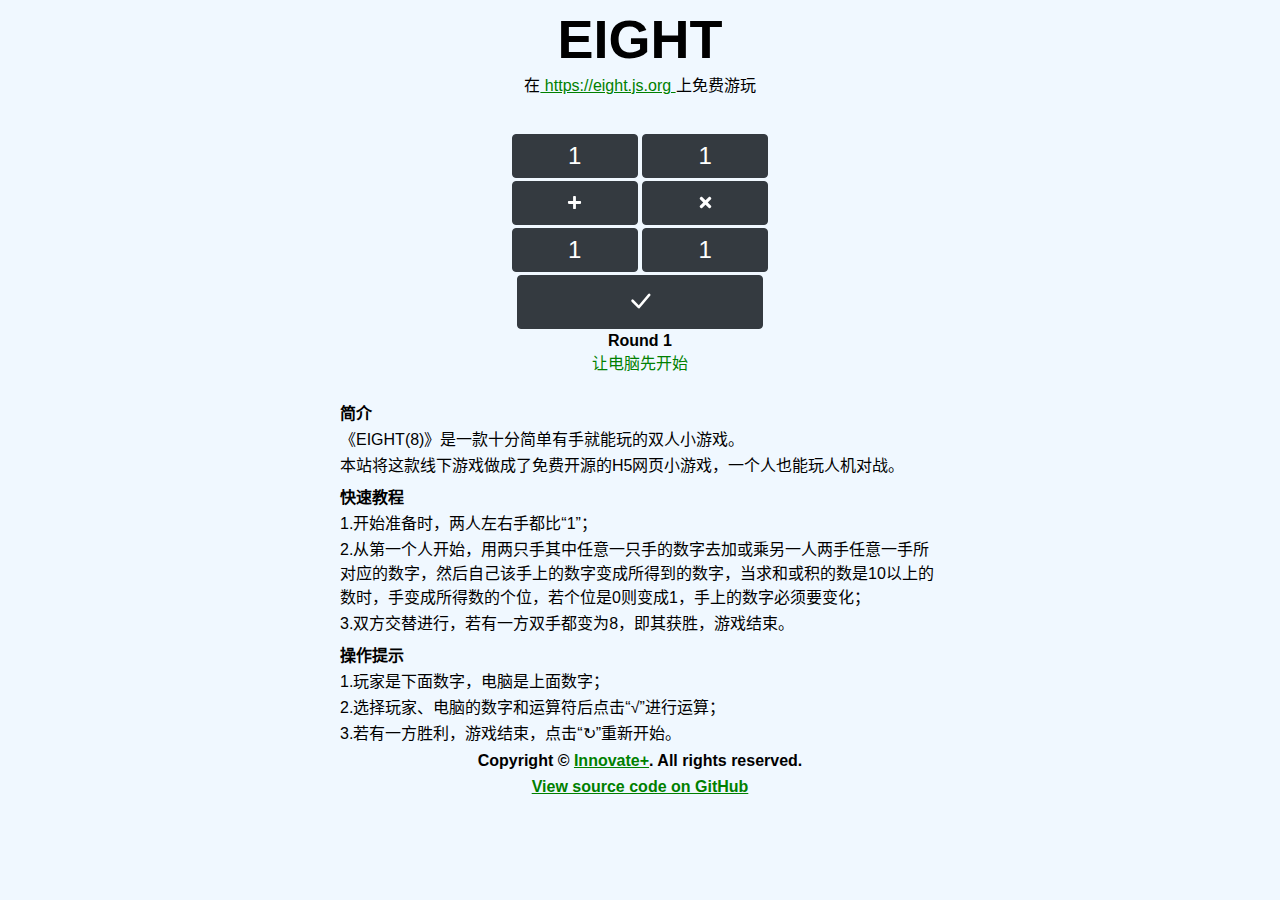
<file: index.html>
<!DOCTYPE html>
<html lang="zh-CN">
<head>
<meta charset="utf-8">
<meta http-equiv="X-UA-Compatible" content="IE=edge">
<link rel="shortcut icon"  href="image/ico.png"/>
<meta name="viewport" content="width=device-width, initial-scale=1.0">
<title>EIGHT</title>
<link href="css/style.css" rel="stylesheet" type="text/css">
</head>
	<body>

	<div class="container-sh">
		<div class="text-center">
			
<h1 style="font-size: 54px;"><b>EIGHT</b></h1>
			<p>在<a href="https://eight.js.org"> https://eight.js.org </a>上免费游玩</p><br>

			<br>
			<span id="pcltip" class="tips">+?</span>
			<span class="btn btn-dark" style="width:18%;position: relative;" id="pcl" onclick="p1()">1</span>
			<span class="btn btn-dark" style="width:18%;position: relative;" id="pcr" onclick="p2()">1</span>
			<span id="pcrtip" class="tips">+?</span>
			<br>
			<span class="btn btn-dark" style="width:18%;position: relative;" id="plus" onclick="pl()"><img src="image/plus.svg" style="margin-bottom: 1px;"></span>
			<span class="btn btn-dark" style="width:18%;position: relative;" id="time" onclick="ti()"><img src="image/time.svg" style="margin-top: 1px;"></span>
			<br>
			<span id="youltip" class="tips">+?</span>
			<span class="btn btn-dark" style="width:18%;position: relative;" id="youl" onclick="y1()">1</span>
			<span class="btn btn-dark" style="width:18%;position: relative;" id="your" onclick="y2()">1</span>
			<span id="yourtip" class="tips">+?</span>
			<br>
			<span class="btn btn-dark" style="width:38%;" id="ok" onclick="zok()"><img id="okimg" src="image/ok.svg" style="margin-top: 8px;"></span>
			<br>
<strong><span>Round</span> <span id="round">1</span></strong><br>
<a id="pcf" onclick="pcfirst()" style="display: block;cursor: pointer;">让电脑先开始</a>


</div><br>
    <h4>简介</h4>
	<p>  《EIGHT(8)》是一款十分简单有手就能玩的双人小游戏。</p>
	<p>  本站将这款线下游戏做成了免费开源的H5网页小游戏，一个人也能玩人机对战。</p>
	<h4>快速教程</h4>
	<p>  1.开始准备时，两人左右手都比“1”；</p>
	<p>  2.从第一个人开始，用两只手其中任意一只手的数字去加或乘另一人两手任意一手所对应的数字，然后自己该手上的数字变成所得到的数字，当求和或积的数是10以上的数时，手变成所得数的个位，若个位是0则变成1，手上的数字必须要变化；</p>
	<p>  3.双方交替进行，若有一方双手都变为8，即其获胜，游戏结束。</p>
	<h4>操作提示</h4>
	<p>  1.玩家是下面数字，电脑是上面数字；</p>
	<p>  2.选择玩家、电脑的数字和运算符后点击“√”进行运算；</p>
	<p>  3.若有一方胜利，游戏结束，点击“↻”重新开始。</p>
	<div class="text-center">
		<h4>Copyright © <a href="https://github.com/innovateplus">Innovate+</a>. All rights reserved.</h4>
		<h4><a href="https://github.com/innovateplus/eight">View source code on GitHub</a></h4>
  <img src="image/restart.svg" style="display: none;">
	</div>
</div>
	<script src="js/eight.js"></script>
</body>
</html>
</file>
<file: css/style.css>
@import url('https://fonts.googleapis.cn/css2?family=Ubuntu&display=swap');
body
{
  font-family: 'Ubuntu', sans-serif;
	background-color: aliceblue
}
h1, h2, h3, h4, h5, h6{
  font-family: 'Ubuntu', sans-serif;
  margin-top: 0.5rem;
  margin-bottom: 0.1rem;
}
p ,span {
  margin-top: 2px;
  margin-bottom: 2px;
}
a {
  font-family: 'Ubuntu', sans-serif;
  color: green;
}

.left1 {
width: 50%;
float: left;
	text-align: center;
}

.right1 {
width: 50%;
float: left;
	text-align: center;
}
.container {
  width: 100%;
  padding-right: 0px;
  padding-left: 0px;
  margin-right: auto;
  margin-left: auto;
}
.container-sh {
  width: 100%;
  padding-right: 0px;
  padding-left: 0px;
	max-width: 600px;
  margin-right: auto;
  margin-left: auto;
}
.text-center {
  text-align: center !important;
}
.btn {
  font-family: 'Ubuntu', sans-serif;
  display: inline-block;
  font-weight: 400px;
  font-size: larger;
  color: #212529;
  text-align: center;
  vertical-align: middle;
  cursor: pointer;
  -webkit-user-select: none;
  -moz-user-select: none;
  -ms-user-select: none;
  user-select: none;
  background-color: transparent;
  border: 1px solid transparent;
  padding: 3px 8px;
  font-size: 1.5rem;
  line-height: 1.5;
  border-radius: 0.25rem;
  transition: color 0.15s ease-in-out, background-color 0.15s ease-in-out, border-color 0.15s ease-in-out, box-shadow 0.15s ease-in-out;
  margin-top: 0;
  margin-bottom: 3px;
  transition: 0.1s all;
}
.btn:active {
  transform: scale(0.95);

}
.btn-primary {
  color: #fff;
  background-color: #007bff;
  border-color: #007bff;
}
.btn-dark {
  color: #fff;
  background-color: #343a40;
  border-color: #343a40;
}
.btn-success {
  color: #fff;
  background-color: #28a745;
  border-color: #28a745;
}
.btn:hover {
  color: #fff;
  background-color: #212529;
  text-decoration: none;
}
.btn:focus, .btn.focus {
  box-shadow: 0 0 0 0.2rem rgba(0, 0, 0, 0.25);
}
.btn-primary:hover {
  color: #fff;
  background-color: #0069d9;
  border-color: #0062cc;
}

.btn-primary:focus, .btn-primary.focus {
  box-shadow: 0 0 0 0.2rem rgba(38, 143, 255, 0.5);
}
.btn-success:hover {
  color: #fff;
  background-color: #218838;
  border-color: #1e7e34;
}

.btn-success:focus, .btn-success.focus {
  box-shadow: 0 0 0 0.2rem rgba(72, 180, 97, 0.5);
}
hr {
  border: 0.5px solid grey;	
  overflow: visible;
}

.tips {
  display: inline-block;
  opacity: 0;
  text-align: center;
  min-width: 20px;
  min-height: 15px;
  background-color: gray;
  border-radius: 0.25rem;
  font-size: smaller;
  vertical-align: middle;
  cursor: default;
  -webkit-user-select: none;
  -moz-user-select: none;
  -ms-user-select: none;
  user-select: none;
  color: white;
  margin: 0px;
  padding: 3px 5px;
}
</file>
